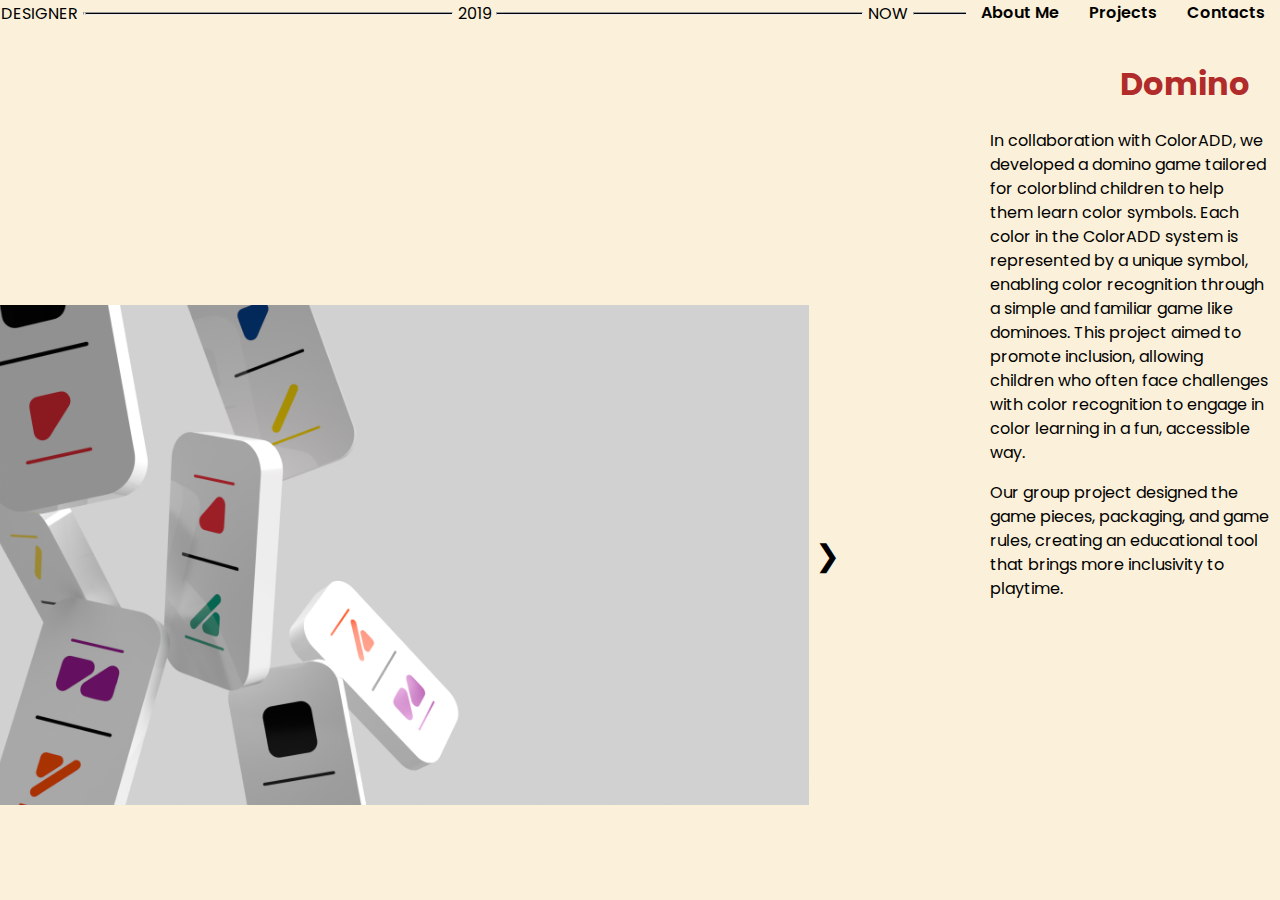
<file: domino.html>
<!DOCTYPE html>
<html lang="en">

<head>
    <meta charset="UTF-8">
    <meta name="viewport" content="width=device-width, initial-scale=1.0">
    <title>DOMINO</title>
    <link href="https://fonts.googleapis.com/css2?family=Poppins:wght@400;600&display=swap" rel="stylesheet">
    <link href="domino.css" rel="stylesheet">

<body>
    <!-- Top Fixed Line -->
    <div class="top-line">
        <span class="designer">DESIGNER</span>
        <hr class="divider">
        <div class="years">
            <hr class="divider">
            <span class="year">2019</span>
            <hr class="divider">
            <span class="year">NOW</span>
            <hr class="divider">
        </div>
    </div>

    <!-- Navigation -->
    <nav>
        <ul class="nav-list">
            <li><a href="http://localhost/portfolio/index.html#about">About Me</a></li>
            <li><a href="http://localhost/portfolio/index.html#projects">Projects</a></li>
            <li><a href="http://localhost/portfolio/index.html#contacts">Contacts</a></li>
        </ul>
    </nav>

    <h1>Domino</h1>
    <p>
        In collaboration with ColorADD, we developed a domino game tailored for colorblind children to help them learn
        color symbols. Each color in the ColorADD system is represented by a unique symbol, enabling color recognition
        through a simple and familiar game like dominoes. This project aimed to promote inclusion, allowing children who
        often face challenges with color recognition to engage in color learning in a fun, accessible way.<p>

        Our group project designed the game pieces, packaging, and game rules, creating an educational tool that brings more
        inclusivity to playtime.</p>
    </p>

    <!-- Image Carousel -->
    <div class="image-carousel">
        <button class="arrow left" onclick="changeImage(-1)">&#10094;</button>
        <img id="carouselImage" src="domino/1.png" alt="Image" class="active">
        <button class="arrow right" onclick="changeImage(1)">&#10095;</button>
    </div>

    <script>
        const images = [
            'domino/1.png',
            'domino/2.png',
            'domino/3.png',
        ];
        let currentIndex = 0;

        function changeImage(direction) {
            currentIndex += direction;
            if (currentIndex < 0) {
                currentIndex = images.length - 1;
            } else if (currentIndex >= images.length) {
                currentIndex = 0;
            }
            document.getElementById('carouselImage').src = images[currentIndex];
        }

        // Função para verificar se as imagens estão carregando
        window.onload = function () {
            images.forEach((image, index) => {
                const img = new Image();
                img.src = image;
                img.onload = function () {
                    console.log(`Image ${index + 1} loaded: ${image}`);
                };
                img.onerror = function () {
                    console.error(`Image ${index + 1} failed to load: ${image}`);
                };
            });
        };
    </script>

</body>

</html>
</file>
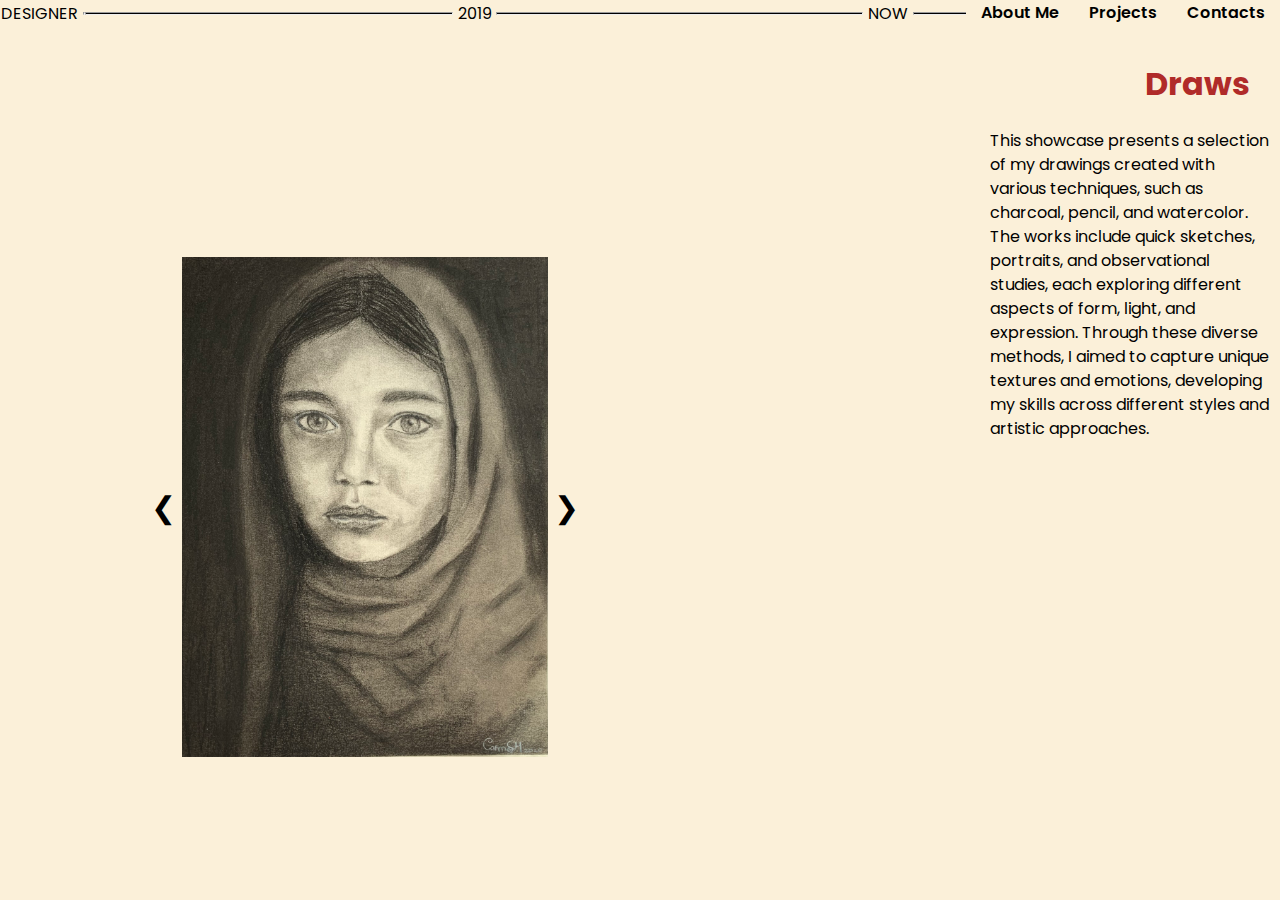
<file: draws.html>
<!DOCTYPE html>
<html lang="en">

<head>
    <meta charset="UTF-8">
    <meta name="viewport" content="width=device-width, initial-scale=1.0">
    <title>DRAWS</title>
    <link href="https://fonts.googleapis.com/css2?family=Poppins:wght@400;600&display=swap" rel="stylesheet">
    <link href="./draws.css" rel="stylesheet">

<body>
    <!-- Top Fixed Line -->
    <div class="top-line">
        <span class="designer">DESIGNER</span>
        <hr class="divider">
        <div class="years">
            <hr class="divider">
            <span class="year">2019</span>
            <hr class="divider">
            <span class="year">NOW</span>
            <hr class="divider">
        </div>
    </div>

    <!-- Navigation -->
    <nav>
        <ul class="nav-list">
            <li><a href="http://localhost/portfolio/index.html#about">About Me</a></li>
            <li><a href="http://localhost/portfolio/index.html#projects">Projects</a></li>
            <li><a href="http://localhost/portfolio/index.html#contacts">Contacts</a></li>
        </ul>
    </nav>

    <h1>Draws</h1>
    <p>
        This showcase presents a selection of my drawings created with various techniques, such as charcoal, pencil, and
        watercolor. The works include quick sketches, portraits, and observational studies, each exploring different
        aspects of form, light, and expression. Through these diverse methods, I aimed to capture unique textures and
        emotions, developing my skills across different styles and artistic approaches.
    </p>

    <!-- Image Carousel -->
    <div class="image-carousel">
        <button class="arrow left" onclick="changeImage(-1)">&#10094;</button>
        <img id="carouselImage" src="illustrations/retrato1.png" alt="Image" class="active">
        <button class="arrow right" onclick="changeImage(1)">&#10095;</button>
    </div>

    <script>
        const images = [
            'illustrations/retrato1.png',
            'illustrations/refugiada2.png',
            'illustrations/casa.png',
            'illustrations/cao.png',
            'illustrations/sapatos.png',
            'illustrations/rezar.png',
            'illustrations/mae.png',
            'illustrations/ginasta.png',
            'illustrations/pessoas.png',
            'illustrations/aguarela1.png',
            'illustrations/aguarela2.png',
            'illustrations/cafe.png',
            'illustrations/menina.png',
            'illustrations/tinta.png',
            'illustrations/tlm.png',
        ];
        let currentIndex = 0;

        function changeImage(direction) {
            currentIndex += direction;
            if (currentIndex < 0) {
                currentIndex = images.length - 1;
            } else if (currentIndex >= images.length) {
                currentIndex = 0;
            }
            document.getElementById('carouselImage').src = images[currentIndex];
        }

        // Função para verificar se as imagens estão carregando
        window.onload = function () {
            images.forEach((image, index) => {
                const img = new Image();
                img.src = image;
                img.onload = function () {
                    console.log(`Image ${index + 1} loaded: ${image}`);
                };
                img.onerror = function () {
                    console.error(`Image ${index + 1} failed to load: ${image}`);
                };
            });
        };
    </script>

</body>

</html>
</file>
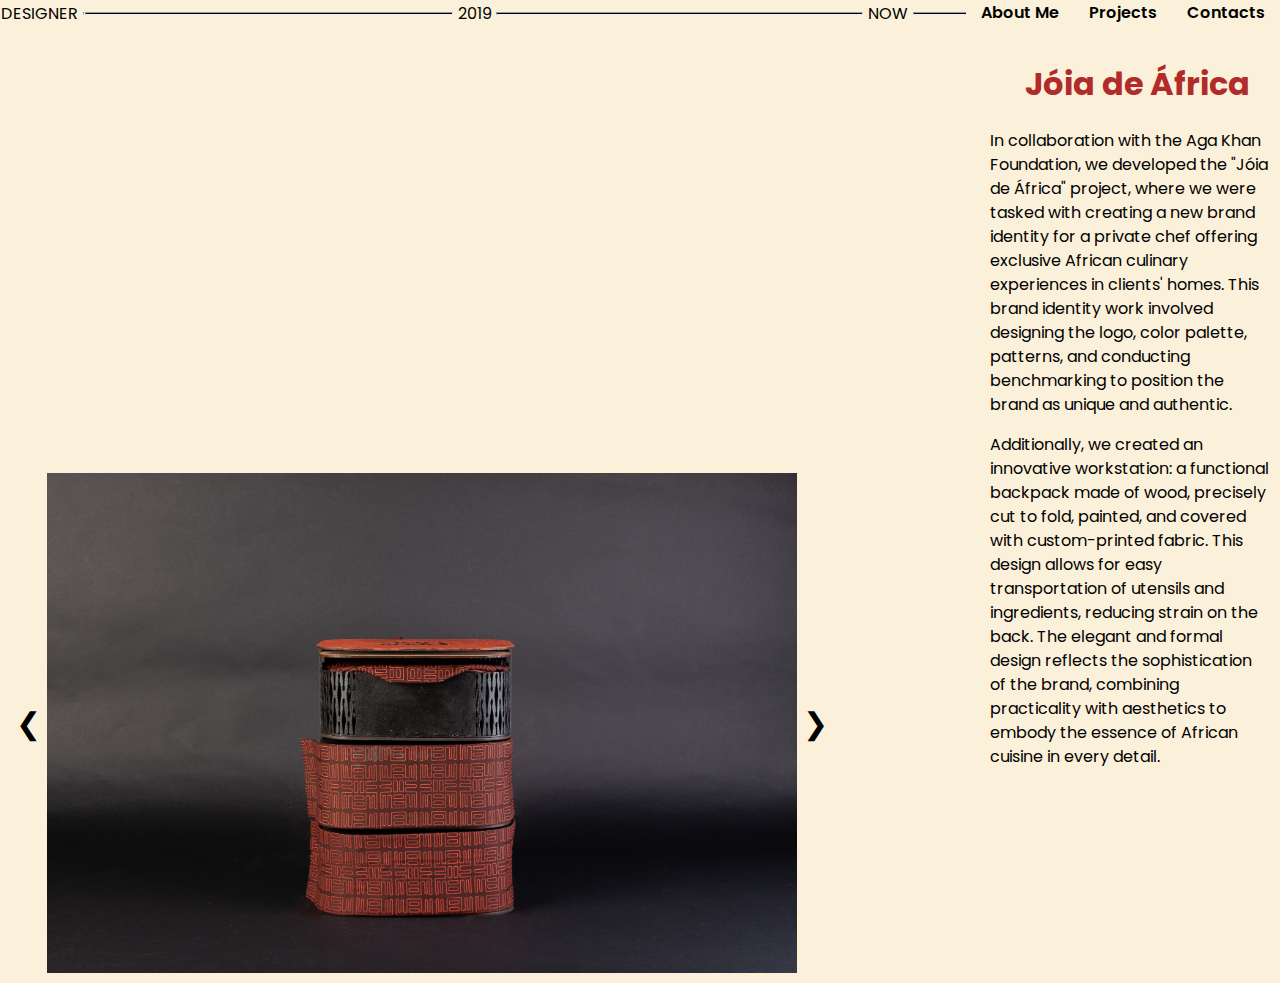
<file: joiadeafrica.html>
<!DOCTYPE html>
<html lang="en">

<head>
    <meta charset="UTF-8">
    <meta name="viewport" content="width=device-width, initial-scale=1.0">
    <title>JÓIA DE ÁFRICA</title>
    <link href="https://fonts.googleapis.com/css2?family=Poppins:wght@400;600&display=swap" rel="stylesheet">
    <link href="./fanzine.css" rel="stylesheet">

<body>
    <!-- Top Fixed Line -->
    <div class="top-line">
        <span class="designer">DESIGNER</span>
        <hr class="divider">
        <div class="years">
            <hr class="divider">
            <span class="year">2019</span>
            <hr class="divider">
            <span class="year">NOW</span>
            <hr class="divider">
        </div>
    </div>

    <!-- Navigation -->
    <nav>
        <ul class="nav-list">
            <li><a href="http://localhost/portfolio/index.html#about">About Me</a></li>
            <li><a href="http://localhost/portfolio/index.html#projects">Projects</a></li>
            <li><a href="http://localhost/portfolio/index.html#contacts">Contacts</a></li>
        </ul>
    </nav>

    <h1>Jóia de África</h1>
    <p>
        In collaboration with the Aga Khan Foundation, we developed the "Jóia de África" project, where we were tasked
        with creating a new brand identity for a private chef offering exclusive African culinary experiences in
        clients' homes. This brand identity work involved designing the logo, color palette, patterns, and conducting
        benchmarking to position the brand as unique and authentic. <p>
        Additionally, we created an innovative workstation: a functional backpack made of wood, precisely cut to fold,
        painted, and covered with custom-printed fabric. This design allows for easy transportation of utensils and
        ingredients, reducing strain on the back. The elegant and formal design reflects the sophistication of the
        brand, combining practicality with aesthetics to embody the essence of African cuisine in every detail.</p>
    </p>

    <!-- Image Carousel -->
    <div class="image-carousel">
        <button class="arrow left" onclick="changeImage(-1)">&#10094;</button>
        <img id="carouselImage" src="JoiaDeAfrica/japrincipal.jpg" alt="Image" class="active">
        <button class="arrow right" onclick="changeImage(1)">&#10095;</button>
    </div>

    <script>
        const images = [
            'JoiaDeAfrica/japrincipal.jpg',
            'JoiaDeAfrica/jagavetas.jpg',
            'JoiaDeAfrica/jaaberto.jpg',
            'JoiaDeAfrica/japrincipalformas.jpg',
            'JoiaDeAfrica/jalateral.jpg',
        ];
        let currentIndex = 0;

        function changeImage(direction) {
            currentIndex += direction;
            if (currentIndex < 0) {
                currentIndex = images.length - 1;
            } else if (currentIndex >= images.length) {
                currentIndex = 0;
            }
            document.getElementById('carouselImage').src = images[currentIndex];
        }

        // Função para verificar se as imagens estão carregando
        window.onload = function () {
            images.forEach((image, index) => {
                const img = new Image();
                img.src = image;
                img.onload = function () {
                    console.log(`Image ${index + 1} loaded: ${image}`);
                };
                img.onerror = function () {
                    console.error(`Image ${index + 1} failed to load: ${image}`);
                };
            });
        };
    </script>

</body>

</html>
</file>
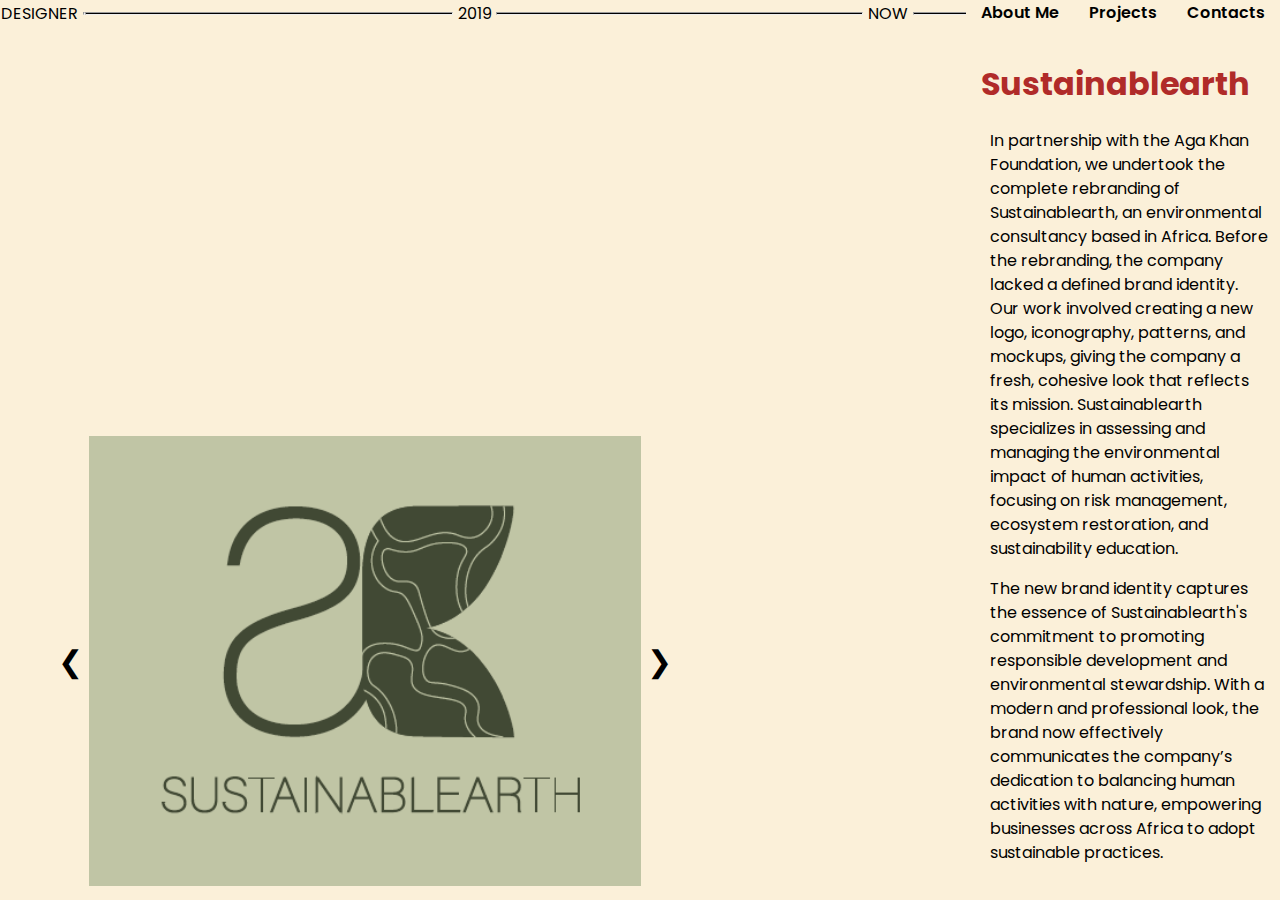
<file: sustainablearth.html>
<!DOCTYPE html>
<html lang="en">

<head>
    <meta charset="UTF-8">
    <meta name="viewport" content="width=device-width, initial-scale=1.0">
    <title>SUSTAINABLEARTH</title>
    <link href="https://fonts.googleapis.com/css2?family=Poppins:wght@400;600&display=swap" rel="stylesheet">
    <link href="./sustainablearth.css" rel="stylesheet">

<body>
    <!-- Top Fixed Line -->
    <div class="top-line">
        <span class="designer">DESIGNER</span>
        <hr class="divider">
        <div class="years">
            <hr class="divider">
            <span class="year">2019</span>
            <hr class="divider">
            <span class="year">NOW</span>
            <hr class="divider">
        </div>
    </div>

    <!-- Navigation -->
    <nav>
        <ul class="nav-list">
            <li><a href="http://localhost/portfolio/index.html#about">About Me</a></li>
            <li><a href="http://localhost/portfolio/index.html#projects">Projects</a></li>
            <li><a href="http://localhost/portfolio/index.html#contacts">Contacts</a></li>
        </ul>
    </nav>

    <h1>Sustainablearth</h1>
    <p>
        In partnership with the Aga Khan Foundation, we undertook the complete rebranding of Sustainablearth, an
        environmental consultancy based in Africa. Before the rebranding, the company lacked a defined brand identity.
        Our work involved creating a new logo, iconography, patterns, and mockups, giving the company a fresh, cohesive
        look that reflects its mission. Sustainablearth specializes in assessing and managing the environmental impact
        of human activities, focusing on risk management, ecosystem restoration, and sustainability education.<p>

        The new brand identity captures the essence of Sustainablearth's commitment to promoting responsible development
        and environmental stewardship. With a modern and professional look, the brand now effectively communicates the
        company’s dedication to balancing human activities with nature, empowering businesses across Africa to adopt
        sustainable practices.</p>
    </p>

    <!-- Image Carousel -->
    <div class="image-carousel">
        <button class="arrow left" onclick="changeImage(-1)">&#10094;</button>
        <img id="carouselImage" src="Sustainablearth/logo.png" alt="Image" class="active">
        <button class="arrow right" onclick="changeImage(1)">&#10095;</button>
    </div>

    <script>
        const images = [
            'Sustainablearth/logo.png',
            'Sustainablearth/logo2.png',
            'Sustainablearth/pattern.png',
            'Sustainablearth/mockup1.png',
            'Sustainablearth/mockup2.png',
            'Sustainablearth/mockup3.png',
            'Sustainablearth/mockup4.png',
            'Sustainablearth/mockup5.png',
            'Sustainablearth/mockup6.png',
        ];
        let currentIndex = 0;

        function changeImage(direction) {
            currentIndex += direction;
            if (currentIndex < 0) {
                currentIndex = images.length - 1;
            } else if (currentIndex >= images.length) {
                currentIndex = 0;
            }
            document.getElementById('carouselImage').src = images[currentIndex];
        }

        // Função para verificar se as imagens estão carregando
        window.onload = function () {
            images.forEach((image, index) => {
                const img = new Image();
                img.src = image;
                img.onload = function () {
                    console.log(`Image ${index + 1} loaded: ${image}`);
                };
                img.onerror = function () {
                    console.error(`Image ${index + 1} failed to load: ${image}`);
                };
            });
        };
    </script>

</body>

</html>
</file>
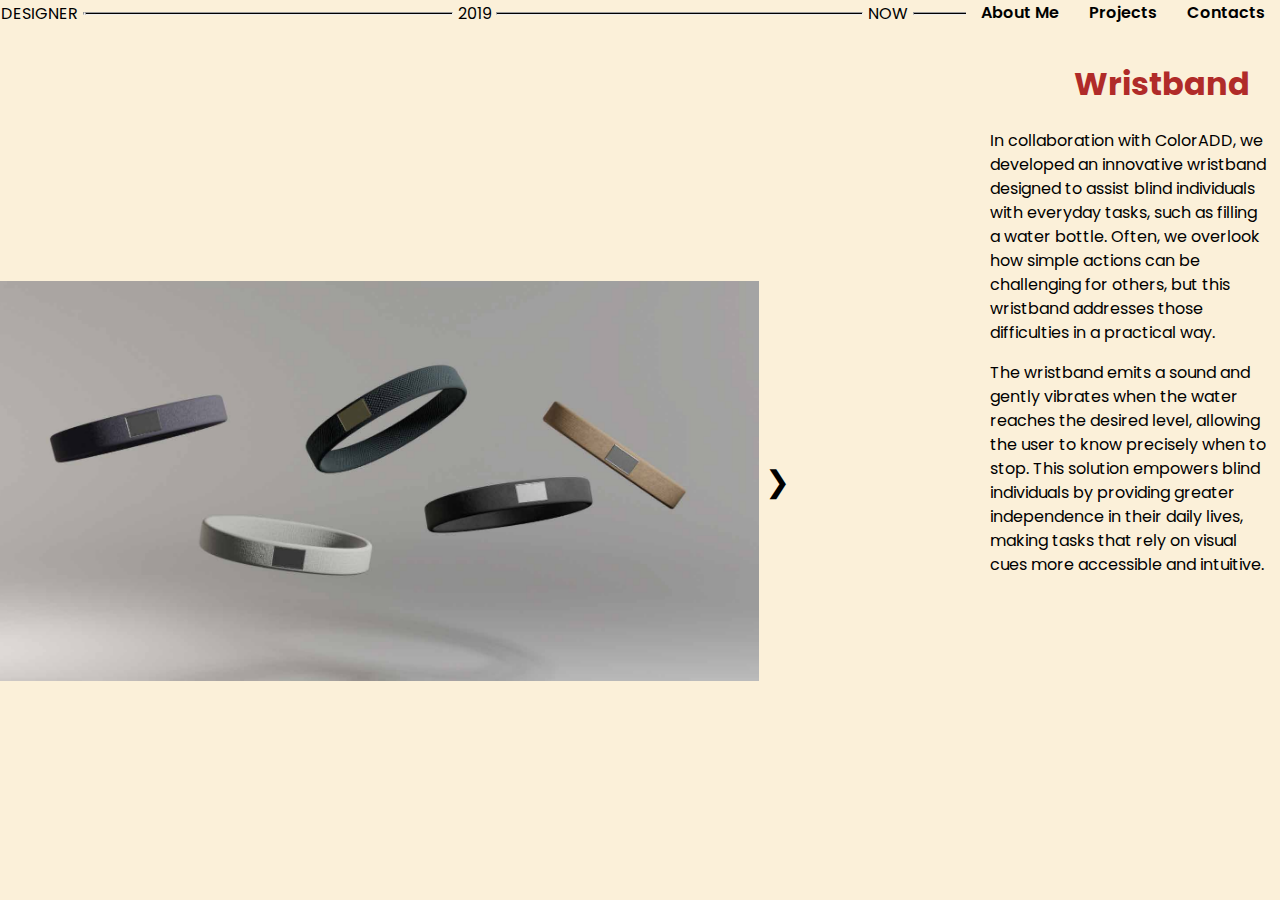
<file: wristband.html>
<!DOCTYPE html>
<html lang="en">

<head>
    <meta charset="UTF-8">
    <meta name="viewport" content="width=device-width, initial-scale=1.0">
    <title>WRISTBAND</title>
    <link href="https://fonts.googleapis.com/css2?family=Poppins:wght@400;600&display=swap" rel="stylesheet">
    <link href="wristband.css" rel="stylesheet">

<body>
    <!-- Top Fixed Line -->
    <div class="top-line">
        <span class="designer">DESIGNER</span>
        <hr class="divider">
        <div class="years">
            <hr class="divider">
            <span class="year">2019</span>
            <hr class="divider">
            <span class="year">NOW</span>
            <hr class="divider">
        </div>
    </div>

    <!-- Navigation -->
    <nav>
        <ul class="nav-list">
            <li><a href="http://localhost/portfolio/index.html#about">About Me</a></li>
            <li><a href="http://localhost/portfolio/index.html#projects">Projects</a></li>
            <li><a href="http://localhost/portfolio/index.html#contacts">Contacts</a></li>
        </ul>
    </nav>

    <h1>Wristband</h1>
    <p>
        In collaboration with ColorADD, we developed an innovative wristband designed to assist blind individuals with
        everyday tasks, such as filling a water bottle. Often, we overlook how simple actions can be challenging for
        others, but this wristband addresses those difficulties in a practical way.<p>

        The wristband emits a sound and gently vibrates when the water reaches the desired level, allowing the user to
        know precisely when to stop. This solution empowers blind individuals by providing greater independence in their
        daily lives, making tasks that rely on visual cues more accessible and intuitive.</p>
    </p>

    <!-- Image Carousel -->
    <div class="image-carousel">
        <button class="arrow left" onclick="changeImage(-1)">&#10094;</button>
        <img id="carouselImage" src="wristband/1.png" alt="Image" class="active">
        <button class="arrow right" onclick="changeImage(1)">&#10095;</button>
    </div>

    <script>
        const images = [
            'wristband/1.png',
            'wristband/2.png',
            'wristband/3.png',
        ];
        let currentIndex = 0;

        function changeImage(direction) {
            currentIndex += direction;
            if (currentIndex < 0) {
                currentIndex = images.length - 1;
            } else if (currentIndex >= images.length) {
                currentIndex = 0;
            }
            document.getElementById('carouselImage').src = images[currentIndex];
        }

        // Função para verificar se as imagens estão carregando
        window.onload = function () {
            images.forEach((image, index) => {
                const img = new Image();
                img.src = image;
                img.onload = function () {
                    console.log(`Image ${index + 1} loaded: ${image}`);
                };
                img.onerror = function () {
                    console.error(`Image ${index + 1} failed to load: ${image}`);
                };
            });
        };
    </script>

</body>

</html>
</file>
<file: domino.css>
/* Top Fixed Line */
.top-line {
    position: fixed;
    top: 0;
    left: 0;
    width: 100%;
    background-color: #FBF0D9;
    display: flex;
    align-items: center;
    padding: 1px 1px;
    z-index: 1000;
}

.designer {
    margin-right: 5px;
}

.divider {
    flex-grow: 1;
    height: 1px;
    background-color: black;
}

.years {
    display: flex;
    justify-content: center;
    align-items: center;
    width: 1900px;
}

.year {
    margin-left: 5px;
    margin-right: 5px;
}

/* Navigation */
nav {
    position: fixed;
    top: 0;
    /* Mantenha a navegação no topo */
    right: 0;
    /* Alinha a navegação à direita */
    margin: 0;
    /* Remove a margem */
    background-color: #FBF0D9;
    /* Fundo igual ao do corpo */
    display: flex;
    /* Usar flexbox para alinhar elementos */
    z-index: 1000;
}

nav ul {
    list-style: none;
    padding: 0;
    margin: 0;
    /* Remove a margem */
    display: flex;
    /* Alinha os itens horizontalmente */
}

nav li {
    margin: 0 15px;
    /* Ajusta a margem horizontal */
}

nav li a {
    text-decoration: none;
    color: black;
    font-weight: 600;
}

body {
    background-color: #FBF0D9;
    /* Background color */
    font-family: 'Poppins', sans-serif;
    /* Use Poppins font */
    margin: 0;
    /* Remove default margins */
    padding: 10px;
    /* Internal padding */
}

h1 {
    color: #B02B29;
    /* Red color for the title */
    text-align: right;
    /* Align to the right */
    margin-right: 20px;
    margin-top: 50px;
    /* Remove top margin */
}

p {
    font-size: 16px;
    /* Font size for the paragraph */
    line-height: 1.5;
    /* Line height for better readability */
    margin-left: 980px;
    color: black;
    /* Red color for the title */
    text-align: left;
    /* Align to the right */
    margin-top: 0;
    /* Remove top margin */
}

/* Content Layout */
.content {
    display: flex;
    /* Usar flexbox para layout lado a lado */
    align-items: flex-start;
    /* Alinha o carrossel e o texto na parte superior */
    margin-top: 2px;
    /* Espaço entre o texto e o carrossel */
}

/* Image Carousel */
.image-carousel {
    display: flex;
    align-items: left;
    justify-content: center;
    /* Centraliza os botões e a imagem */
    margin-right: 550px;
    margin-top: -312px;
}

.image-carousel img {
    height: 500px;
    /* Defina uma altura fixa para as imagens */
    width: auto;
    /* Mantém a proporção da imagem */
}

.arrow {
    background-color: transparent;
    border: none;
    font-size: 30px;
    color: black;
    /* Cor das setas */
    cursor: pointer;
    align-content: center;
}

.arrow:hover {
    color: #B02B29;
    /* Cor ao passar o mouse */
}

/* Text Content */
.text-content {
    max-width: 600px;
    /* Limita a largura do texto */
}
</file>
<file: draws.css>
/* Top Fixed Line */
.top-line {
    position: fixed;
    top: 0;
    left: 0;
    width: 100%;
    background-color: #FBF0D9;
    display: flex;
    align-items: center;
    padding: 1px 1px;
    z-index: 1000;
}

.designer {
    margin-right: 5px;
}

.divider {
    flex-grow: 1;
    height: 1px;
    background-color: black;
}

.years {
    display: flex;
    justify-content: center;
    align-items: center;
    width: 1900px;
}

.year {
    margin-left: 5px;
    margin-right: 5px;
}

/* Navigation */
nav {
    position: fixed;
    top: 0;
    /* Mantenha a navegação no topo */
    right: 0;
    /* Alinha a navegação à direita */
    margin: 0;
    /* Remove a margem */
    background-color: #FBF0D9;
    /* Fundo igual ao do corpo */
    display: flex;
    /* Usar flexbox para alinhar elementos */
    z-index: 1000;
}

nav ul {
    list-style: none;
    padding: 0;
    margin: 0;
    /* Remove a margem */
    display: flex;
    /* Alinha os itens horizontalmente */
}

nav li {
    margin: 0 15px;
    /* Ajusta a margem horizontal */
}

nav li a {
    text-decoration: none;
    color: black;
    font-weight: 600;
}

body {
    background-color: #FBF0D9;
    /* Background color */
    font-family: 'Poppins', sans-serif;
    /* Use Poppins font */
    margin: 0;
    /* Remove default margins */
    padding: 10px;
    /* Internal padding */
}

h1 {
    color: #B02B29;
    /* Red color for the title */
    text-align: right;
    /* Align to the right */
    margin-right: 20px;
    margin-top: 50px;
    /* Remove top margin */
}

p {
    font-size: 16px;
    /* Font size for the paragraph */
    line-height: 1.5;
    /* Line height for better readability */
    margin-left: 980px;
    color: black;
    /* Red color for the title */
    text-align: left;
    /* Align to the right */
    margin-top: 0;
    /* Remove top margin */
}

/* Content Layout */
.content {
    display: flex;
    /* Usar flexbox para layout lado a lado */
    align-items: flex-start;
    /* Alinha o carrossel e o texto na parte superior */
    margin-top: 2px;
    /* Espaço entre o texto e o carrossel */
}

/* Image Carousel */
.image-carousel {
    display: flex;
    align-items: left;
    justify-content: center;
    /* Centraliza os botões e a imagem */
    margin-right: 550px;
    margin-top: -200px;
}

.image-carousel img {
    height: 500px;
    /* Defina uma altura fixa para as imagens */
    width: auto;
    /* Mantém a proporção da imagem */
}

.arrow {
    background-color: transparent;
    border: none;
    font-size: 30px;
    color: black;
    /* Cor das setas */
    cursor: pointer;
    align-content: center;
}

.arrow:hover {
    color: #B02B29;
    /* Cor ao passar o mouse */
}

/* Text Content */
.text-content {
    max-width: 600px;
    /* Limita a largura do texto */
}
</file>
<file: fanzine.css>
/* Top Fixed Line */
.top-line {
    position: fixed;
    top: 0;
    left: 0;
    width: 100%;
    background-color: #FBF0D9;
    display: flex;
    align-items: center;
    padding: 1px 1px;
    z-index: 1000;
}

.designer {
    margin-right: 5px;
}

.divider {
    flex-grow: 1;
    height: 1px;
    background-color: black;
}

.years {
    display: flex;
    justify-content: center;
    align-items: center;
    width: 1900px;
}

.year {
    margin-left: 5px;
    margin-right: 5px;
}

/* Navigation */
nav {
    position: fixed;
    top: 0;
    /* Mantenha a navegação no topo */
    right: 0;
    /* Alinha a navegação à direita */
    margin: 0;
    /* Remove a margem */
    background-color: #FBF0D9;
    /* Fundo igual ao do corpo */
    display: flex;
    /* Usar flexbox para alinhar elementos */
    z-index: 1000;
}

nav ul {
    list-style: none;
    padding: 0;
    margin: 0;
    /* Remove a margem */
    display: flex;
    /* Alinha os itens horizontalmente */
}

nav li {
    margin: 0 15px;
    /* Ajusta a margem horizontal */
}

nav li a {
    text-decoration: none;
    color: black;
    font-weight: 600;
}

body {
    background-color: #FBF0D9;
    /* Background color */
    font-family: 'Poppins', sans-serif;
    /* Use Poppins font */
    margin: 0;
    /* Remove default margins */
    padding: 10px;
    /* Internal padding */
}

h1 {
    color: #B02B29;
    /* Red color for the title */
    text-align: right;
    /* Align to the right */
    margin-right: 20px;
    margin-top: 50px;
    /* Remove top margin */
}

p {
    font-size: 16px;
    /* Font size for the paragraph */
    line-height: 1.5;
    /* Line height for better readability */
    margin-left: 980px;
    color: black;
    /* Red color for the title */
    text-align: left;
    /* Align to the right */
    margin-top: 0;
    /* Remove top margin */
}

/* Content Layout */
.content {
    display: flex;
    /* Usar flexbox para layout lado a lado */
    align-items: flex-start;
    /* Alinha o carrossel e o texto na parte superior */
    margin-top: 2px;
    /* Espaço entre o texto e o carrossel */
}

/* Image Carousel */
.image-carousel {
    display: flex;
    align-items: left;
    justify-content: center;
    /* Centraliza os botões e a imagem */
    margin-right: 550px;
    margin-top: -312px;
    justify-content: space-around;
}

.image-carousel img {
    height: 500px;
    /* Defina uma altura fixa para as imagens */
    width: auto;
    /* Mantém a proporção da imagem */
}

.arrow {
    background-color: transparent;
    border: none;
    font-size: 30px;
    color: black;
    /* Cor das setas */
    cursor: pointer;
    align-content: center;
}

.arrow:hover {
    color: #B02B29;
    /* Cor ao passar o mouse */
}

/* Text Content */
.text-content {
    max-width: 600px;
    /* Limita a largura do texto */
}
</file>
<file: sustainablearth.css>
/* Top Fixed Line */
.top-line {
    position: fixed;
    top: 0;
    left: 0;
    width: 100%;
    background-color: #FBF0D9;
    display: flex;
    align-items: center;
    padding: 1px 1px;
    z-index: 1000;
}

.designer {
    margin-right: 5px;
}

.divider {
    flex-grow: 1;
    height: 1px;
    background-color: black;
}

.years {
    display: flex;
    justify-content: center;
    align-items: center;
    width: 1900px;
}

.year {
    margin-left: 5px;
    margin-right: 5px;
}

/* Navigation */
nav {
    position: fixed;
    top: 0;
    /* Mantenha a navegação no topo */
    right: 0;
    /* Alinha a navegação à direita */
    margin: 0;
    /* Remove a margem */
    background-color: #FBF0D9;
    /* Fundo igual ao do corpo */
    display: flex;
    /* Usar flexbox para alinhar elementos */
    z-index: 1000;
}

nav ul {
    list-style: none;
    padding: 0;
    margin: 0;
    /* Remove a margem */
    display: flex;
    /* Alinha os itens horizontalmente */
}

nav li {
    margin: 0 15px;
    /* Ajusta a margem horizontal */
}

nav li a {
    text-decoration: none;
    color: black;
    font-weight: 600;
}

body {
    background-color: #FBF0D9;
    /* Background color */
    font-family: 'Poppins', sans-serif;
    /* Use Poppins font */
    margin: 0;
    /* Remove default margins */
    padding: 10px;
    /* Internal padding */
}

h1 {
    color: #B02B29;
    /* Red color for the title */
    text-align: right;
    /* Align to the right */
    margin-right: 20px;
    margin-top: 50px;
    /* Remove top margin */
}

p {
    font-size: 16px;
    /* Font size for the paragraph */
    line-height: 1.5;
    /* Line height for better readability */
    margin-left: 980px;
    color: black;
    /* Red color for the title */
    text-align: left;
    /* Align to the right */
    margin-top: 0;
    /* Remove top margin */
}

/* Content Layout */
.content {
    display: flex;
    /* Usar flexbox para layout lado a lado */
    align-items: flex-start;
    /* Alinha o carrossel e o texto na parte superior */
    margin-top: 2px;
    /* Espaço entre o texto e o carrossel */
}

/* Image Carousel */
.image-carousel {
    display: flex;
    align-items: left;
    justify-content: center;
    /* Centraliza os botões e a imagem */
    margin-right: 550px;
    margin-top: -445px;
}

.image-carousel img {
    height: 450px;
    /* Defina uma altura fixa para as imagens */
    width: auto;
    /* Mantém a proporção da imagem */
}

.arrow {
    background-color: transparent;
    border: none;
    font-size: 30px;
    color: black;
    /* Cor das setas */
    cursor: pointer;
    align-content: center;
}

.arrow:hover {
    color: #B02B29;
    /* Cor ao passar o mouse */
}

/* Text Content */
.text-content {
    max-width: 600px;
    /* Limita a largura do texto */
}
</file>
<file: wristband.css>
/* Top Fixed Line */
.top-line {
    position: fixed;
    top: 0;
    left: 0;
    width: 100%;
    background-color: #FBF0D9;
    display: flex;
    align-items: center;
    padding: 1px 1px;
    z-index: 1000;
}

.designer {
    margin-right: 5px;
}

.divider {
    flex-grow: 1;
    height: 1px;
    background-color: black;
}

.years {
    display: flex;
    justify-content: center;
    align-items: center;
    width: 1900px;
}

.year {
    margin-left: 5px;
    margin-right: 5px;
}

/* Navigation */
nav {
    position: fixed;
    top: 0;
    /* Mantenha a navegação no topo */
    right: 0;
    /* Alinha a navegação à direita */
    margin: 0;
    /* Remove a margem */
    background-color: #FBF0D9;
    /* Fundo igual ao do corpo */
    display: flex;
    /* Usar flexbox para alinhar elementos */
    z-index: 1000;
}

nav ul {
    list-style: none;
    padding: 0;
    margin: 0;
    /* Remove a margem */
    display: flex;
    /* Alinha os itens horizontalmente */
}

nav li {
    margin: 0 15px;
    /* Ajusta a margem horizontal */
}

nav li a {
    text-decoration: none;
    color: black;
    font-weight: 600;
}

body {
    background-color: #FBF0D9;
    /* Background color */
    font-family: 'Poppins', sans-serif;
    /* Use Poppins font */
    margin: 0;
    /* Remove default margins */
    padding: 10px;
    /* Internal padding */
}

h1 {
    color: #B02B29;
    /* Red color for the title */
    text-align: right;
    /* Align to the right */
    margin-right: 20px;
    margin-top: 50px;
    /* Remove top margin */
}

p {
    font-size: 16px;
    /* Font size for the paragraph */
    line-height: 1.5;
    /* Line height for better readability */
    margin-left: 980px;
    color: black;
    /* Red color for the title */
    text-align: left;
    /* Align to the right */
    margin-top: 0;
    /* Remove top margin */
}

/* Content Layout */
.content {
    display: flex;
    /* Usar flexbox para layout lado a lado */
    align-items: flex-start;
    /* Alinha o carrossel e o texto na parte superior */
    margin-top: 2px;
    /* Espaço entre o texto e o carrossel */
}

/* Image Carousel */
.image-carousel {
    display: flex;
    align-items: left;
    justify-content: center;
    /* Centraliza os botões e a imagem */
    margin-right: 550px;
    margin-top: -312px;
}

.image-carousel img {
    height: 400px;
    /* Defina uma altura fixa para as imagens */
    width: auto;
    /* Mantém a proporção da imagem */
}

.arrow {
    background-color: transparent;
    border: none;
    font-size: 30px;
    color: black;
    /* Cor das setas */
    cursor: pointer;
    align-content: center;
}

.arrow:hover {
    color: #B02B29;
    /* Cor ao passar o mouse */
}

/* Text Content */
.text-content {
    max-width: 600px;
    /* Limita a largura do texto */
}
</file>
